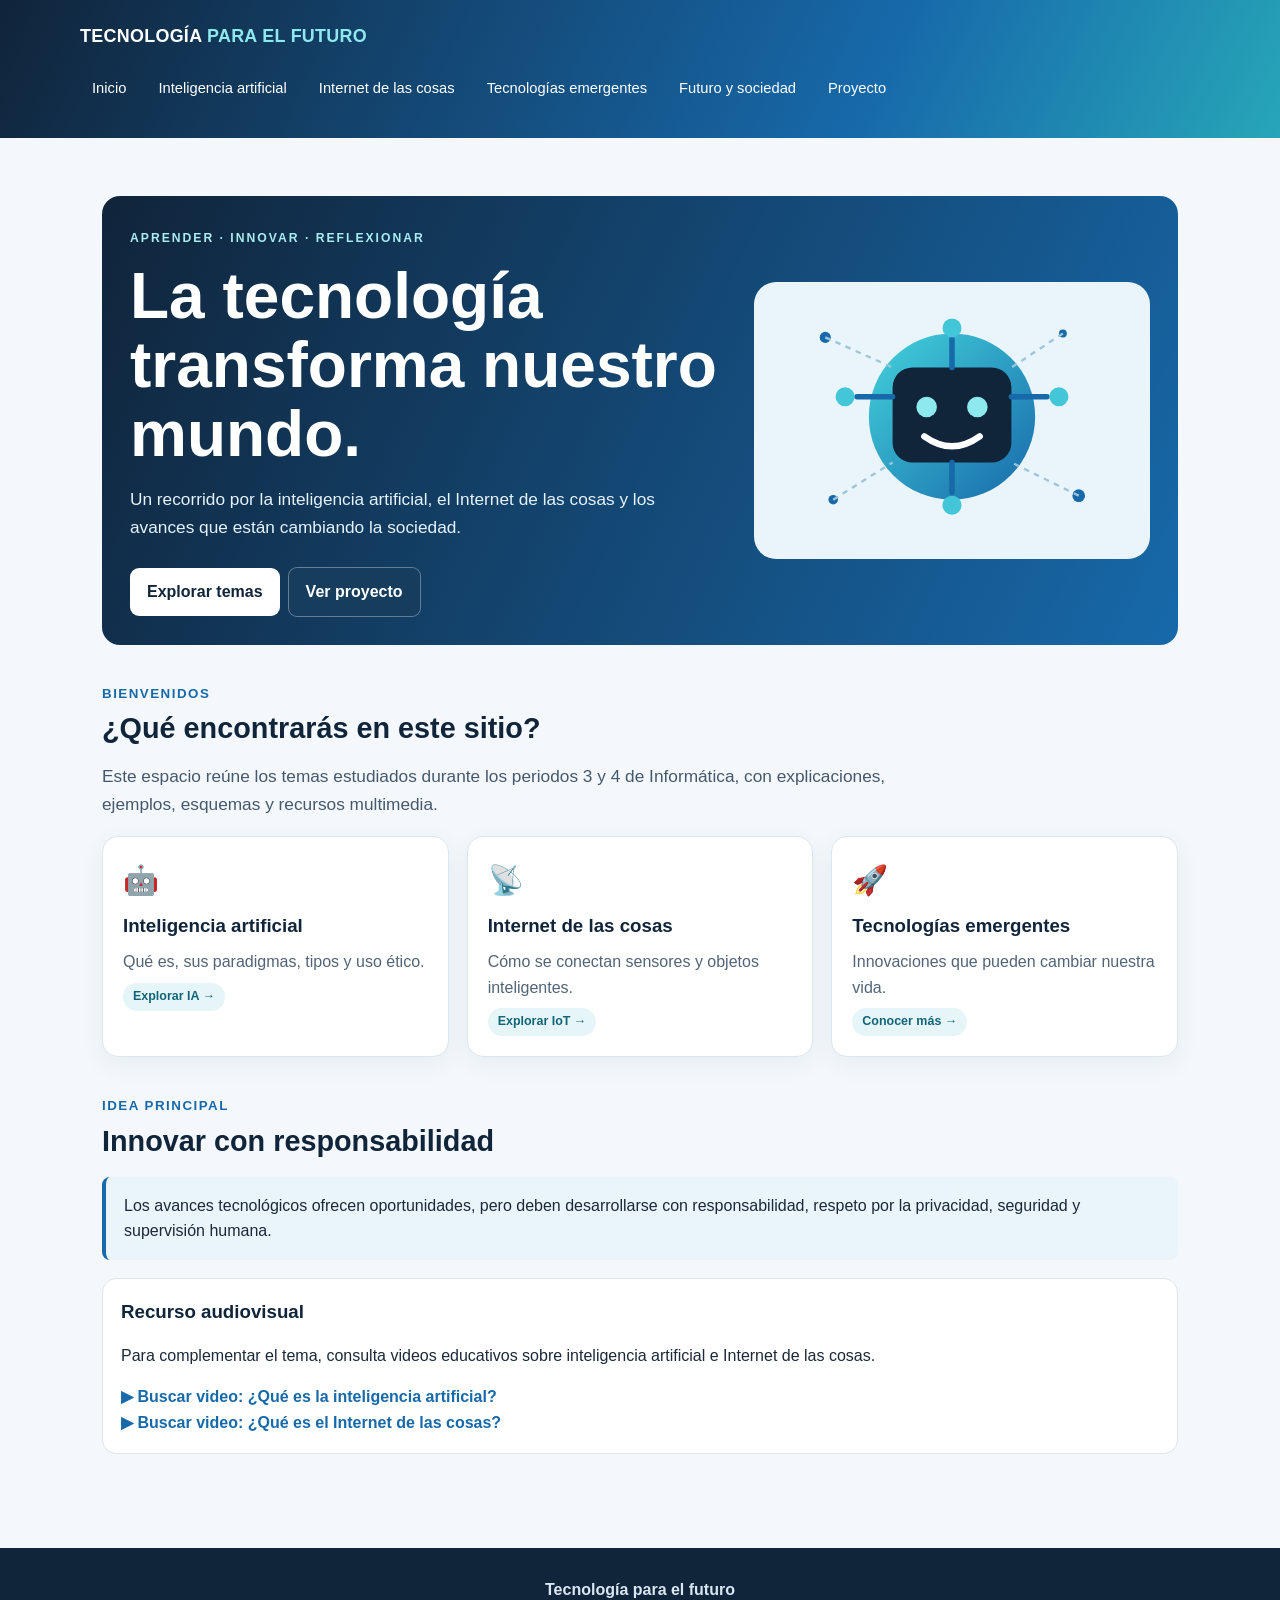
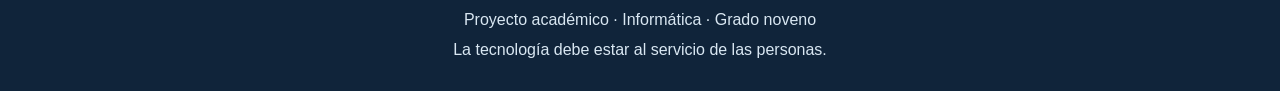
<file: index.html>
<!doctype html><html lang="es"><head><meta charset="utf-8"><meta name="viewport" content="width=device-width, initial-scale=1"><title>Tecnología para el futuro</title><link rel="stylesheet" href="assets/style.css"></head><body><header><div class="top"><a class="brand" href="index.html" style="color:white">TECNOLOGÍA <span>PARA EL FUTURO</span></a><nav><a href="index.html">Inicio</a><a href="inteligencia-artificial.html">Inteligencia artificial</a><a href="iot.html">Internet de las cosas</a><a href="tecnologias.html">Tecnologías emergentes</a><a href="futuro.html">Futuro y sociedad</a><a href="proyecto.html">Proyecto</a></nav></div></header><main style="padding-top:24px"><div class="hero" style="margin:0 auto 28px;background:linear-gradient(115deg,#10243a,#1769aa);border-radius:18px;padding:28px;color:white"><div><span class="eyebrow">Aprender · Innovar · Reflexionar</span><h1>La tecnología transforma nuestro mundo.</h1><p>Un recorrido por la inteligencia artificial, el Internet de las cosas y los avances que están cambiando la sociedad.</p><a class="btn" href="inteligencia-artificial.html">Explorar temas</a><a class="btn secondary" href="proyecto.html">Ver proyecto</a></div><img class="hero-art" src="assets/ia.svg" alt="Ilustración de un cerebro digital conectado"></div><div class="section-head"><small>Bienvenidos</small><h2>¿Qué encontrarás en este sitio?</h2><p class="lead">Este espacio reúne los temas estudiados durante los periodos 3 y 4 de Informática, con explicaciones, ejemplos, esquemas y recursos multimedia.</p></div><div class="grid"><a class="card" href="inteligencia-artificial.html"><div class="icon">🤖</div><h3>Inteligencia artificial</h3><p>Qué es, sus paradigmas, tipos y uso ético.</p><span class="pill">Explorar IA →</span></a><a class="card" href="iot.html"><div class="icon">📡</div><h3>Internet de las cosas</h3><p>Cómo se conectan sensores y objetos inteligentes.</p><span class="pill">Explorar IoT →</span></a><a class="card" href="tecnologias.html"><div class="icon">🚀</div><h3>Tecnologías emergentes</h3><p>Innovaciones que pueden cambiar nuestra vida.</p><span class="pill">Conocer más →</span></a></div><div class="section-head"><small>Idea principal</small><h2>Innovar con responsabilidad</h2></div><div class="callout">Los avances tecnológicos ofrecen oportunidades, pero deben desarrollarse con responsabilidad, respeto por la privacidad, seguridad y supervisión humana.</div><div class="video"><h3>Recurso audiovisual</h3><p>Para complementar el tema, consulta videos educativos sobre inteligencia artificial e Internet de las cosas.</p><a href="https://www.youtube.com/results?search_query=inteligencia+artificial+explicacion+para+estudiantes" target="_blank" rel="noopener">▶ Buscar video: ¿Qué es la inteligencia artificial?</a><br><a href="https://www.youtube.com/results?search_query=internet+de+las+cosas+explicacion+para+estudiantes" target="_blank" rel="noopener">▶ Buscar video: ¿Qué es el Internet de las cosas?</a></div></main><footer><p><strong>Tecnología para el futuro</strong></p><p>Proyecto académico · Informática · Grado noveno</p><p>La tecnología debe estar al servicio de las personas.</p></footer></body></html>
</file>
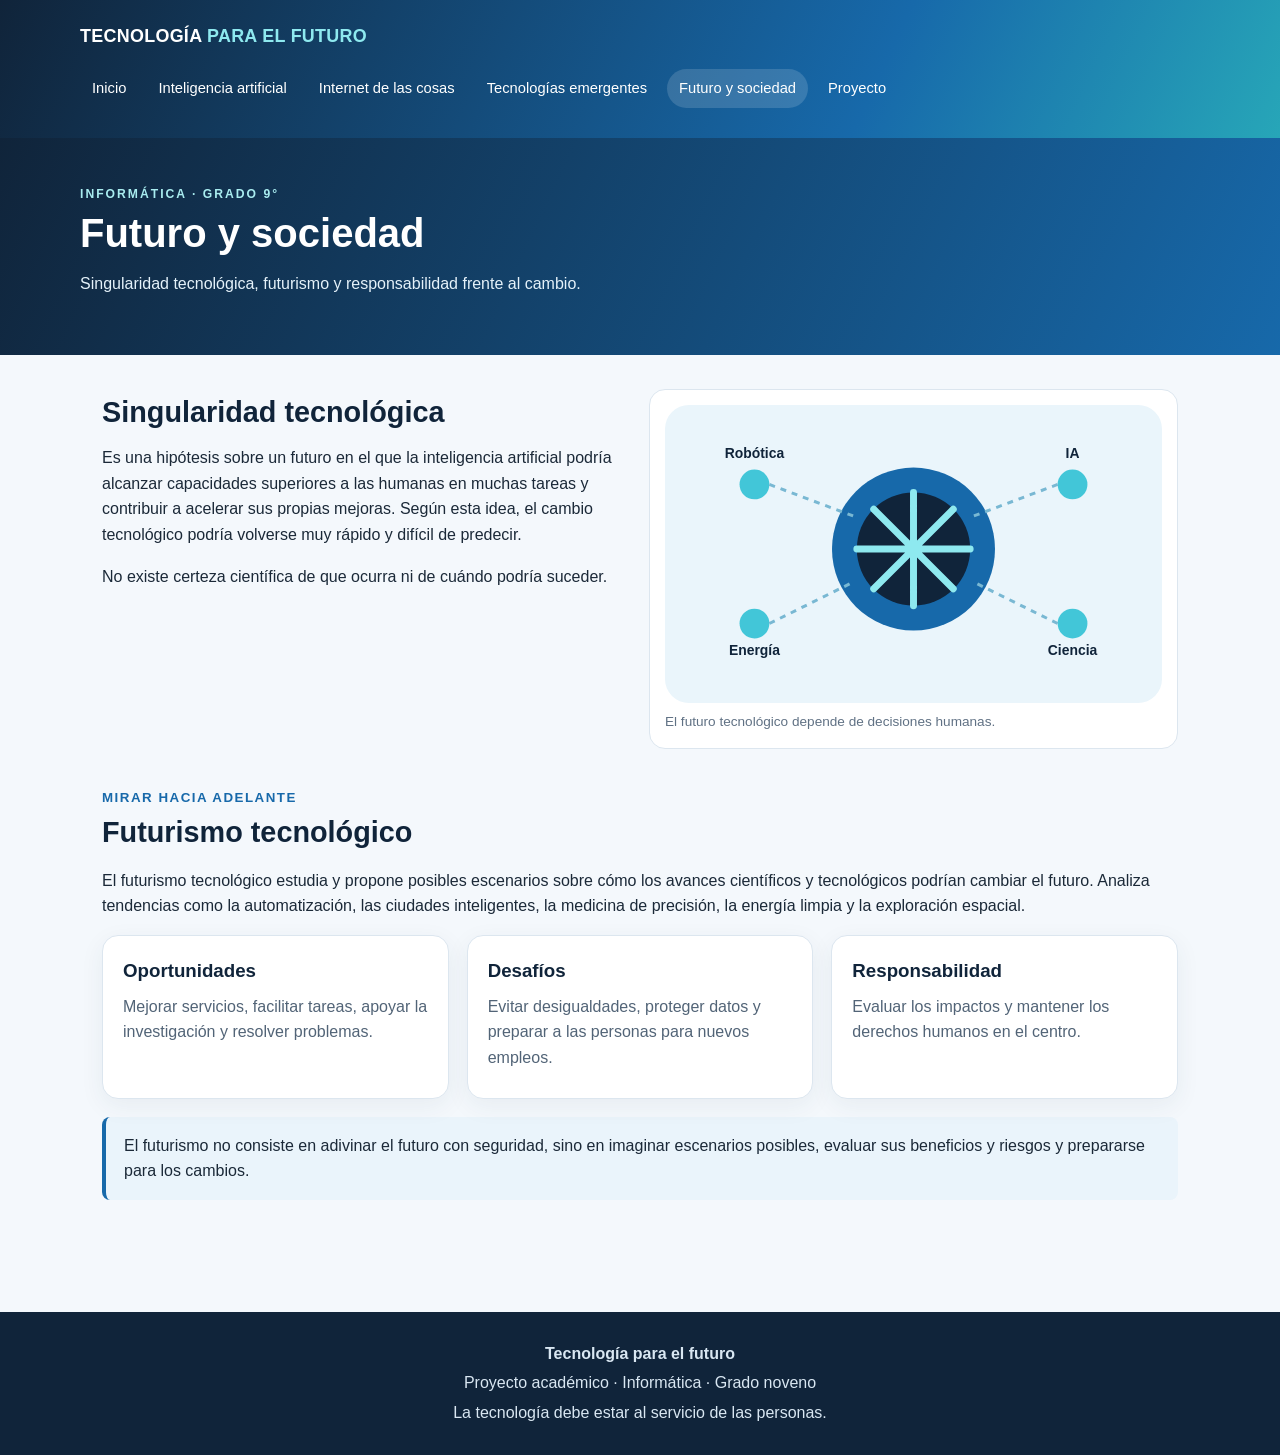
<file: futuro.html>
<!doctype html><html lang="es"><head><meta charset="utf-8"><meta name="viewport" content="width=device-width, initial-scale=1"><meta name="description" content="Singularidad tecnológica, futurismo y responsabilidad frente al cambio."><title>Futuro y sociedad | Tecnología para el futuro</title><link rel="stylesheet" href="assets/style.css"></head><body><header><div class="top"><a class="brand" href="index.html" style="color:white">TECNOLOGÍA <span>PARA EL FUTURO</span></a><nav><a href="index.html">Inicio</a><a href="inteligencia-artificial.html">Inteligencia artificial</a><a href="iot.html">Internet de las cosas</a><a href="tecnologias.html">Tecnologías emergentes</a><a class="active" href="futuro.html">Futuro y sociedad</a><a href="proyecto.html">Proyecto</a></nav></div></header><section class="page-title"><div><span class="eyebrow">Informática · Grado 9°</span><h1>Futuro y sociedad</h1><p>Singularidad tecnológica, futurismo y responsabilidad frente al cambio.</p></div></section><main><div class="grid two"><div><h2>Singularidad tecnológica</h2><p>Es una hipótesis sobre un futuro en el que la inteligencia artificial podría alcanzar capacidades superiores a las humanas en muchas tareas y contribuir a acelerar sus propias mejoras. Según esta idea, el cambio tecnológico podría volverse muy rápido y difícil de predecir.</p><p>No existe certeza científica de que ocurra ni de cuándo podría suceder.</p></div><figure><img src="assets/futuro.svg" alt="Ilustración de tecnologías del futuro"><figcaption>El futuro tecnológico depende de decisiones humanas.</figcaption></figure></div><div class="section-head"><small>Mirar hacia adelante</small><h2>Futurismo tecnológico</h2></div><p>El futurismo tecnológico estudia y propone posibles escenarios sobre cómo los avances científicos y tecnológicos podrían cambiar el futuro. Analiza tendencias como la automatización, las ciudades inteligentes, la medicina de precisión, la energía limpia y la exploración espacial.</p><div class="grid"><div class="card"><h3>Oportunidades</h3><p>Mejorar servicios, facilitar tareas, apoyar la investigación y resolver problemas.</p></div><div class="card"><h3>Desafíos</h3><p>Evitar desigualdades, proteger datos y preparar a las personas para nuevos empleos.</p></div><div class="card"><h3>Responsabilidad</h3><p>Evaluar los impactos y mantener los derechos humanos en el centro.</p></div></div><div class="callout">El futurismo no consiste en adivinar el futuro con seguridad, sino en imaginar escenarios posibles, evaluar sus beneficios y riesgos y prepararse para los cambios.</div></main><footer><p><strong>Tecnología para el futuro</strong></p><p>Proyecto académico · Informática · Grado noveno</p><p>La tecnología debe estar al servicio de las personas.</p></footer></body></html>
</file>
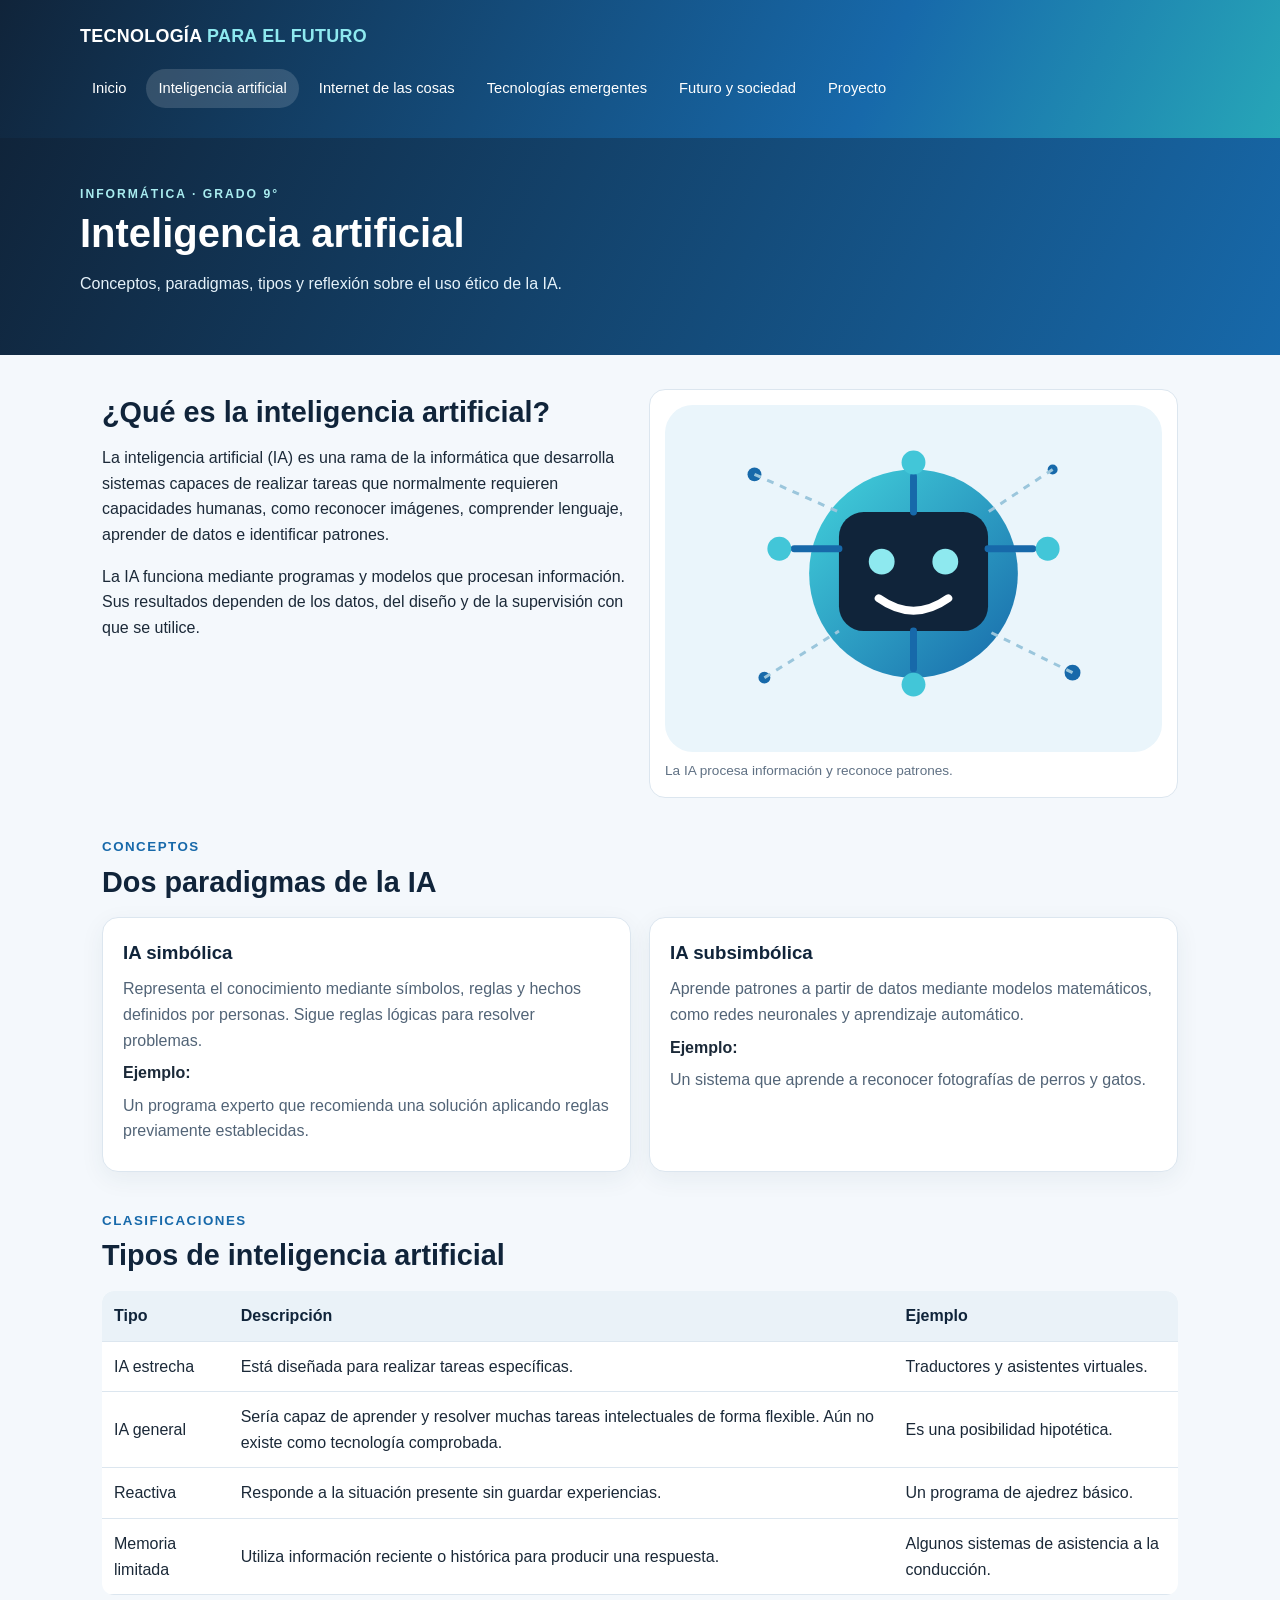
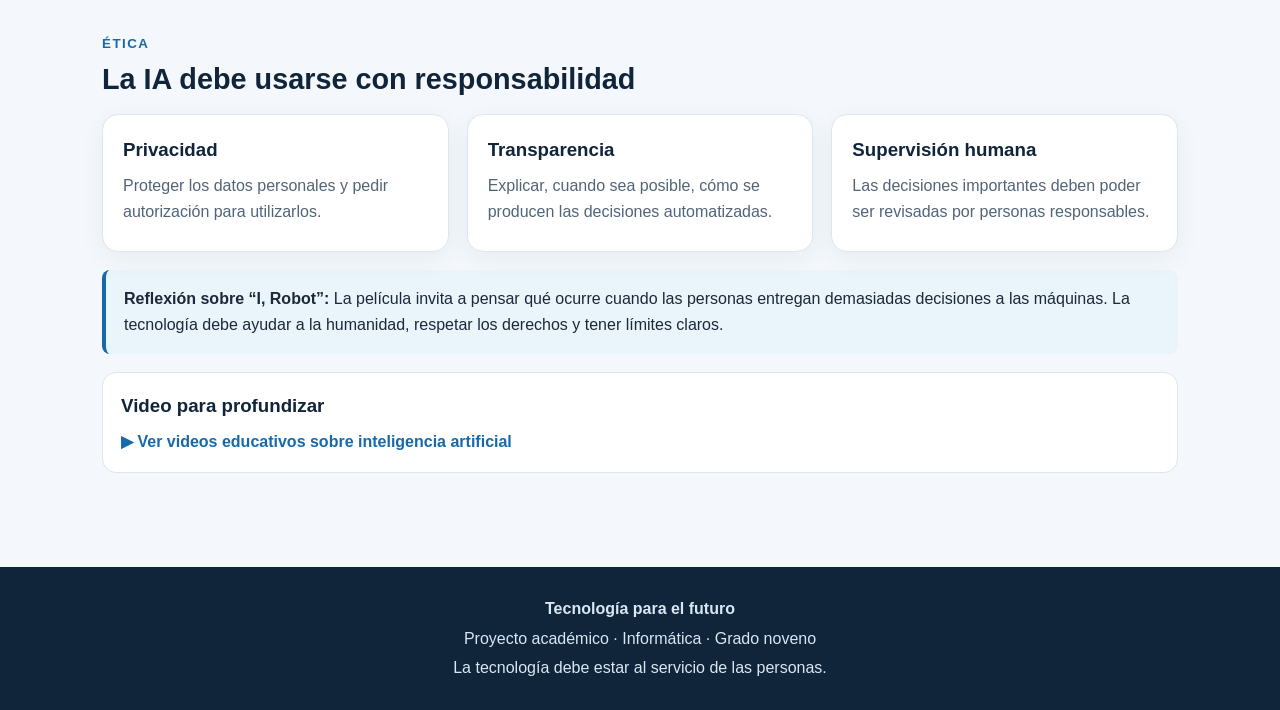
<file: inteligencia-artificial.html>
<!doctype html><html lang="es"><head><meta charset="utf-8"><meta name="viewport" content="width=device-width, initial-scale=1"><meta name="description" content="Conceptos, paradigmas, tipos y reflexión sobre el uso ético de la IA."><title>Inteligencia artificial | Tecnología para el futuro</title><link rel="stylesheet" href="assets/style.css"></head><body><header><div class="top"><a class="brand" href="index.html" style="color:white">TECNOLOGÍA <span>PARA EL FUTURO</span></a><nav><a href="index.html">Inicio</a><a class="active" href="inteligencia-artificial.html">Inteligencia artificial</a><a href="iot.html">Internet de las cosas</a><a href="tecnologias.html">Tecnologías emergentes</a><a href="futuro.html">Futuro y sociedad</a><a href="proyecto.html">Proyecto</a></nav></div></header><section class="page-title"><div><span class="eyebrow">Informática · Grado 9°</span><h1>Inteligencia artificial</h1><p>Conceptos, paradigmas, tipos y reflexión sobre el uso ético de la IA.</p></div></section><main><div class="grid two"><div><h2>¿Qué es la inteligencia artificial?</h2><p>La inteligencia artificial (IA) es una rama de la informática que desarrolla sistemas capaces de realizar tareas que normalmente requieren capacidades humanas, como reconocer imágenes, comprender lenguaje, aprender de datos e identificar patrones.</p><p>La IA funciona mediante programas y modelos que procesan información. Sus resultados dependen de los datos, del diseño y de la supervisión con que se utilice.</p></div><figure><img src="assets/ia.svg" alt="Ilustración de inteligencia artificial"><figcaption>La IA procesa información y reconoce patrones.</figcaption></figure></div><div class="section-head"><small>Conceptos</small><h2>Dos paradigmas de la IA</h2></div><div class="grid two"><article class="card"><h3>IA simbólica</h3><p>Representa el conocimiento mediante símbolos, reglas y hechos definidos por personas. Sigue reglas lógicas para resolver problemas.</p><b>Ejemplo:</b><p>Un programa experto que recomienda una solución aplicando reglas previamente establecidas.</p></article><article class="card"><h3>IA subsimbólica</h3><p>Aprende patrones a partir de datos mediante modelos matemáticos, como redes neuronales y aprendizaje automático.</p><b>Ejemplo:</b><p>Un sistema que aprende a reconocer fotografías de perros y gatos.</p></article></div><div class="section-head"><small>Clasificaciones</small><h2>Tipos de inteligencia artificial</h2></div><table><tr><th>Tipo</th><th>Descripción</th><th>Ejemplo</th></tr><tr><td>IA estrecha</td><td>Está diseñada para realizar tareas específicas.</td><td>Traductores y asistentes virtuales.</td></tr><tr><td>IA general</td><td>Sería capaz de aprender y resolver muchas tareas intelectuales de forma flexible. Aún no existe como tecnología comprobada.</td><td>Es una posibilidad hipotética.</td></tr><tr><td>Reactiva</td><td>Responde a la situación presente sin guardar experiencias.</td><td>Un programa de ajedrez básico.</td></tr><tr><td>Memoria limitada</td><td>Utiliza información reciente o histórica para producir una respuesta.</td><td>Algunos sistemas de asistencia a la conducción.</td></tr></table><div class="section-head"><small>Ética</small><h2>La IA debe usarse con responsabilidad</h2></div><div class="grid"><div class="card"><h3>Privacidad</h3><p>Proteger los datos personales y pedir autorización para utilizarlos.</p></div><div class="card"><h3>Transparencia</h3><p>Explicar, cuando sea posible, cómo se producen las decisiones automatizadas.</p></div><div class="card"><h3>Supervisión humana</h3><p>Las decisiones importantes deben poder ser revisadas por personas responsables.</p></div></div><div class="callout"><b>Reflexión sobre “I, Robot”:</b> La película invita a pensar qué ocurre cuando las personas entregan demasiadas decisiones a las máquinas. La tecnología debe ayudar a la humanidad, respetar los derechos y tener límites claros.</div><div class="video"><h3>Video para profundizar</h3><a target="_blank" rel="noopener" href="https://www.youtube.com/results?search_query=que+es+la+inteligencia+artificial+explicacion+educativa">▶ Ver videos educativos sobre inteligencia artificial</a></div></main><footer><p><strong>Tecnología para el futuro</strong></p><p>Proyecto académico · Informática · Grado noveno</p><p>La tecnología debe estar al servicio de las personas.</p></footer></body></html>
</file>
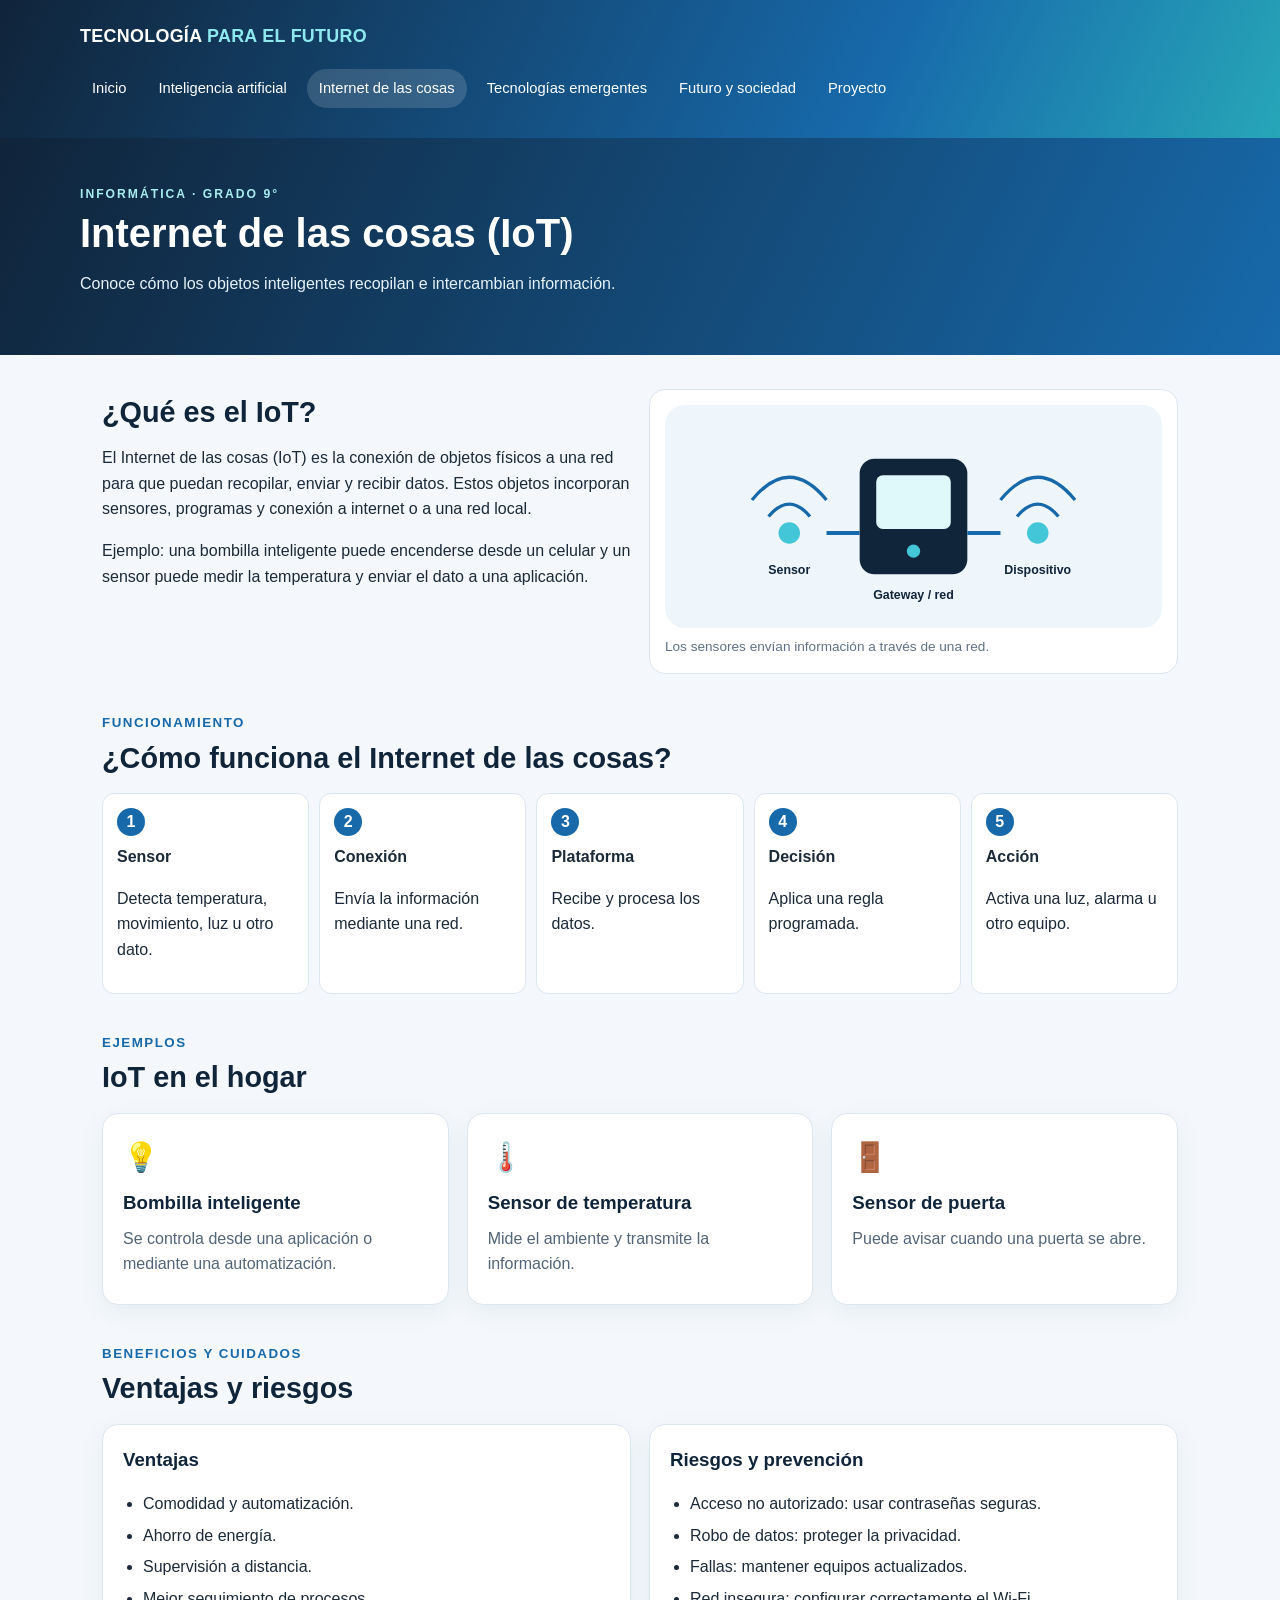
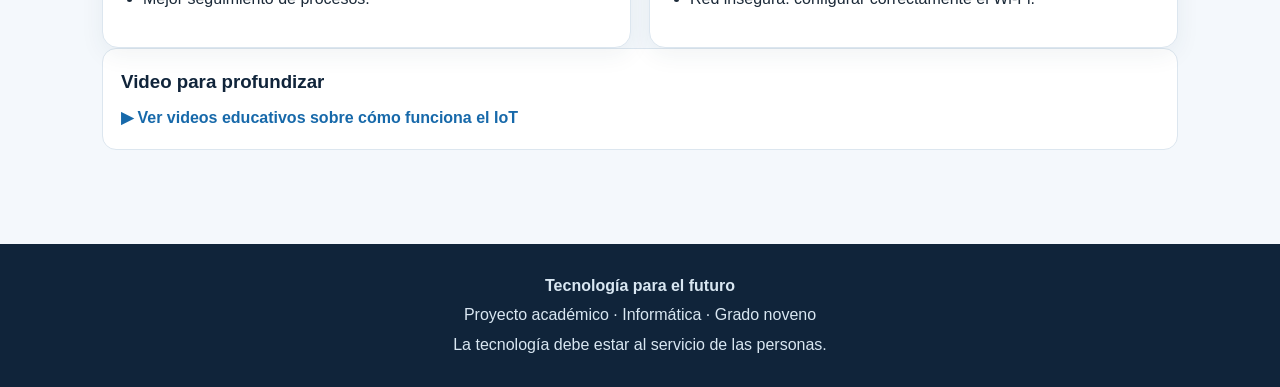
<file: iot.html>
<!doctype html><html lang="es"><head><meta charset="utf-8"><meta name="viewport" content="width=device-width, initial-scale=1"><meta name="description" content="Conoce cómo los objetos inteligentes recopilan e intercambian información."><title>Internet de las cosas (IoT) | Tecnología para el futuro</title><link rel="stylesheet" href="assets/style.css"></head><body><header><div class="top"><a class="brand" href="index.html" style="color:white">TECNOLOGÍA <span>PARA EL FUTURO</span></a><nav><a href="index.html">Inicio</a><a href="inteligencia-artificial.html">Inteligencia artificial</a><a class="active" href="iot.html">Internet de las cosas</a><a href="tecnologias.html">Tecnologías emergentes</a><a href="futuro.html">Futuro y sociedad</a><a href="proyecto.html">Proyecto</a></nav></div></header><section class="page-title"><div><span class="eyebrow">Informática · Grado 9°</span><h1>Internet de las cosas (IoT)</h1><p>Conoce cómo los objetos inteligentes recopilan e intercambian información.</p></div></section><main><div class="grid two"><div><h2>¿Qué es el IoT?</h2><p>El Internet de las cosas (IoT) es la conexión de objetos físicos a una red para que puedan recopilar, enviar y recibir datos. Estos objetos incorporan sensores, programas y conexión a internet o a una red local.</p><p>Ejemplo: una bombilla inteligente puede encenderse desde un celular y un sensor puede medir la temperatura y enviar el dato a una aplicación.</p></div><figure><img src="assets/iot.svg" alt="Sensor, red y dispositivo conectado"><figcaption>Los sensores envían información a través de una red.</figcaption></figure></div><div class="section-head"><small>Funcionamiento</small><h2>¿Cómo funciona el Internet de las cosas?</h2></div><div class="steps"><div class="step"><b>Sensor</b><p>Detecta temperatura, movimiento, luz u otro dato.</p></div><div class="step"><b>Conexión</b><p>Envía la información mediante una red.</p></div><div class="step"><b>Plataforma</b><p>Recibe y procesa los datos.</p></div><div class="step"><b>Decisión</b><p>Aplica una regla programada.</p></div><div class="step"><b>Acción</b><p>Activa una luz, alarma u otro equipo.</p></div></div><div class="section-head"><small>Ejemplos</small><h2>IoT en el hogar</h2></div><div class="grid"><div class="card"><div class="icon">💡</div><h3>Bombilla inteligente</h3><p>Se controla desde una aplicación o mediante una automatización.</p></div><div class="card"><div class="icon">🌡️</div><h3>Sensor de temperatura</h3><p>Mide el ambiente y transmite la información.</p></div><div class="card"><div class="icon">🚪</div><h3>Sensor de puerta</h3><p>Puede avisar cuando una puerta se abre.</p></div></div><div class="section-head"><small>Beneficios y cuidados</small><h2>Ventajas y riesgos</h2></div><div class="grid two"><div class="card"><h3>Ventajas</h3><ul><li>Comodidad y automatización.</li><li>Ahorro de energía.</li><li>Supervisión a distancia.</li><li>Mejor seguimiento de procesos.</li></ul></div><div class="card"><h3>Riesgos y prevención</h3><ul><li>Acceso no autorizado: usar contraseñas seguras.</li><li>Robo de datos: proteger la privacidad.</li><li>Fallas: mantener equipos actualizados.</li><li>Red insegura: configurar correctamente el Wi-Fi.</li></ul></div></div><div class="video"><h3>Video para profundizar</h3><a target="_blank" rel="noopener" href="https://www.youtube.com/results?search_query=internet+de+las+cosas+como+funciona+explicacion">▶ Ver videos educativos sobre cómo funciona el IoT</a></div></main><footer><p><strong>Tecnología para el futuro</strong></p><p>Proyecto académico · Informática · Grado noveno</p><p>La tecnología debe estar al servicio de las personas.</p></footer></body></html>
</file>
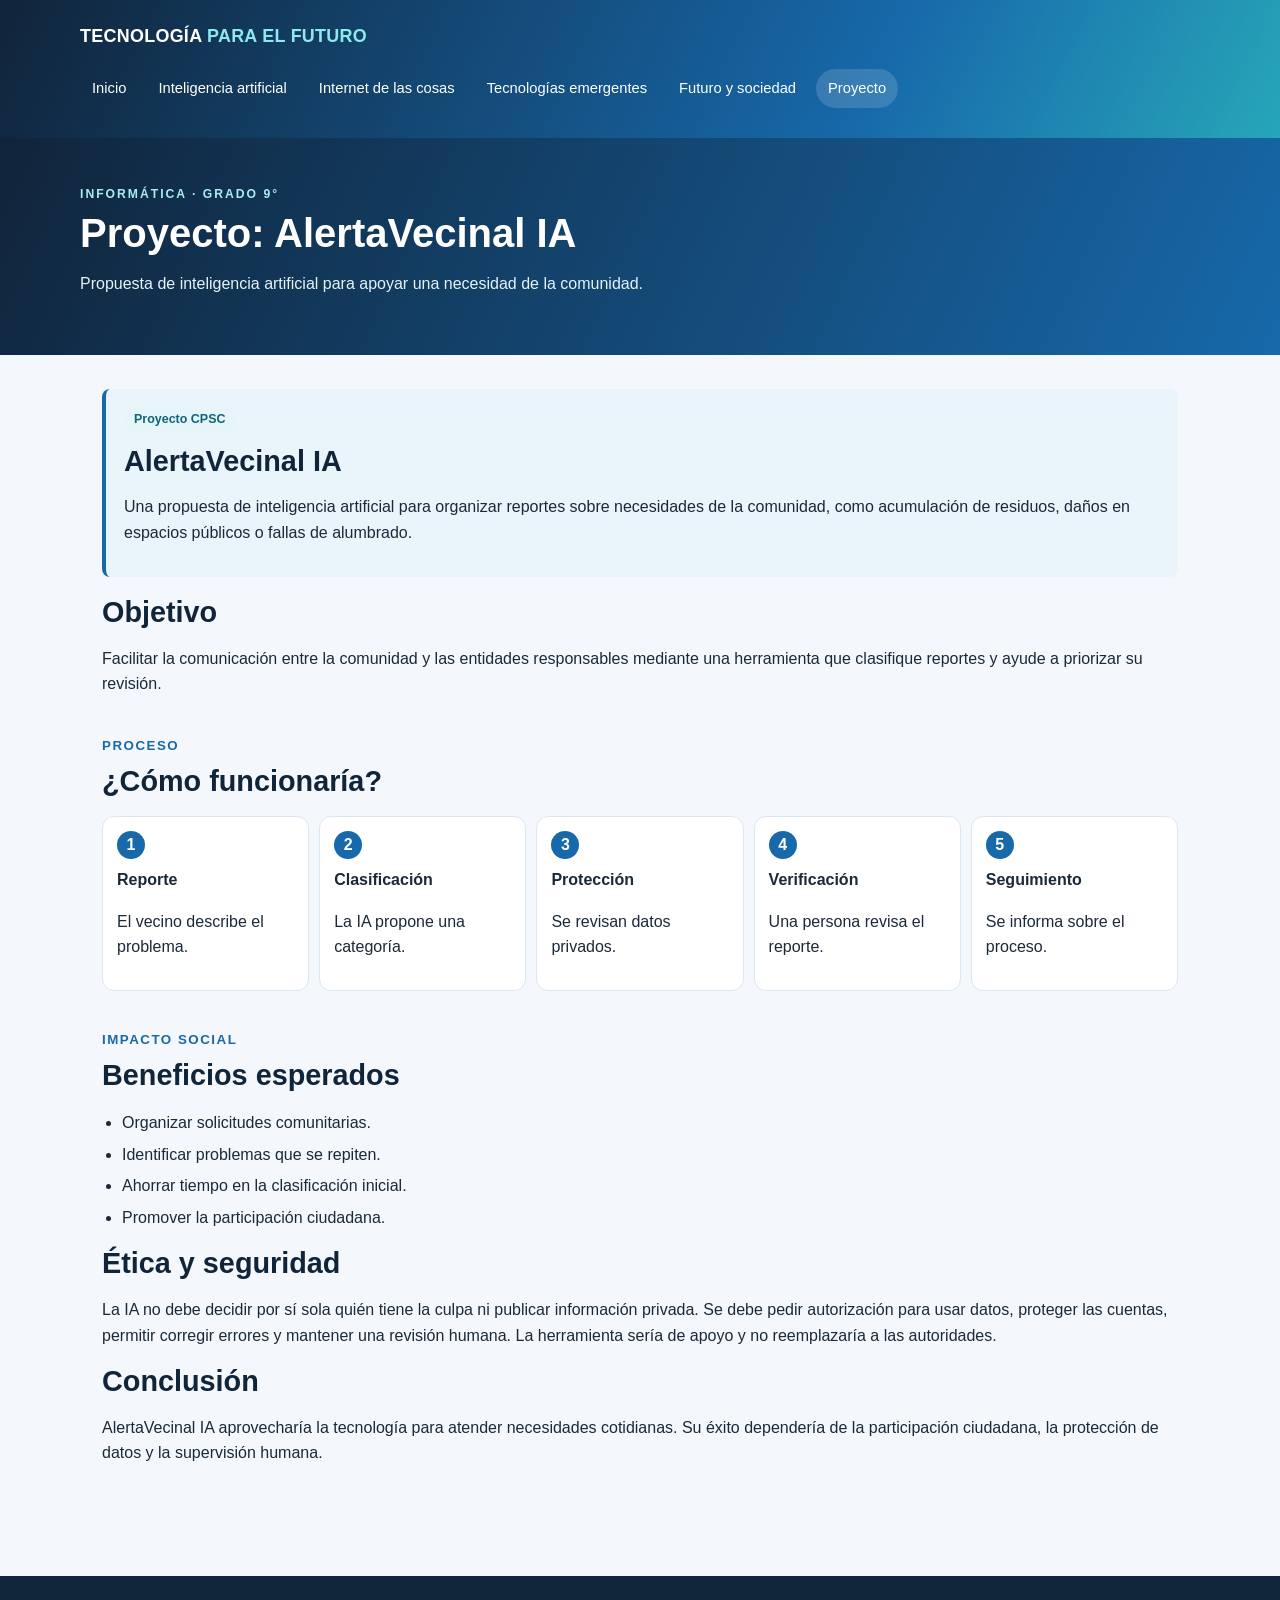
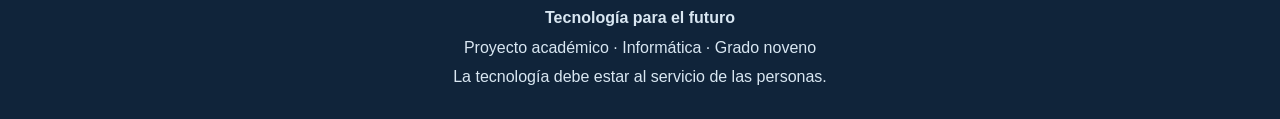
<file: proyecto.html>
<!doctype html><html lang="es"><head><meta charset="utf-8"><meta name="viewport" content="width=device-width, initial-scale=1"><meta name="description" content="Propuesta de inteligencia artificial para apoyar una necesidad de la comunidad."><title>Proyecto: AlertaVecinal IA | Tecnología para el futuro</title><link rel="stylesheet" href="assets/style.css"></head><body><header><div class="top"><a class="brand" href="index.html" style="color:white">TECNOLOGÍA <span>PARA EL FUTURO</span></a><nav><a href="index.html">Inicio</a><a href="inteligencia-artificial.html">Inteligencia artificial</a><a href="iot.html">Internet de las cosas</a><a href="tecnologias.html">Tecnologías emergentes</a><a href="futuro.html">Futuro y sociedad</a><a class="active" href="proyecto.html">Proyecto</a></nav></div></header><section class="page-title"><div><span class="eyebrow">Informática · Grado 9°</span><h1>Proyecto: AlertaVecinal IA</h1><p>Propuesta de inteligencia artificial para apoyar una necesidad de la comunidad.</p></div></section><main><div class="callout"><span class="pill">Proyecto CPSC</span><h2 style="margin-top:10px">AlertaVecinal IA</h2><p>Una propuesta de inteligencia artificial para organizar reportes sobre necesidades de la comunidad, como acumulación de residuos, daños en espacios públicos o fallas de alumbrado.</p></div><h2>Objetivo</h2><p>Facilitar la comunicación entre la comunidad y las entidades responsables mediante una herramienta que clasifique reportes y ayude a priorizar su revisión.</p><div class="section-head"><small>Proceso</small><h2>¿Cómo funcionaría?</h2></div><div class="steps"><div class="step"><b>Reporte</b><p>El vecino describe el problema.</p></div><div class="step"><b>Clasificación</b><p>La IA propone una categoría.</p></div><div class="step"><b>Protección</b><p>Se revisan datos privados.</p></div><div class="step"><b>Verificación</b><p>Una persona revisa el reporte.</p></div><div class="step"><b>Seguimiento</b><p>Se informa sobre el proceso.</p></div></div><div class="section-head"><small>Impacto social</small><h2>Beneficios esperados</h2></div><ul><li>Organizar solicitudes comunitarias.</li><li>Identificar problemas que se repiten.</li><li>Ahorrar tiempo en la clasificación inicial.</li><li>Promover la participación ciudadana.</li></ul><h2>Ética y seguridad</h2><p>La IA no debe decidir por sí sola quién tiene la culpa ni publicar información privada. Se debe pedir autorización para usar datos, proteger las cuentas, permitir corregir errores y mantener una revisión humana. La herramienta sería de apoyo y no reemplazaría a las autoridades.</p><h2>Conclusión</h2><p>AlertaVecinal IA aprovecharía la tecnología para atender necesidades cotidianas. Su éxito dependería de la participación ciudadana, la protección de datos y la supervisión humana.</p></main><footer><p><strong>Tecnología para el futuro</strong></p><p>Proyecto académico · Informática · Grado noveno</p><p>La tecnología debe estar al servicio de las personas.</p></footer></body></html>
</file>
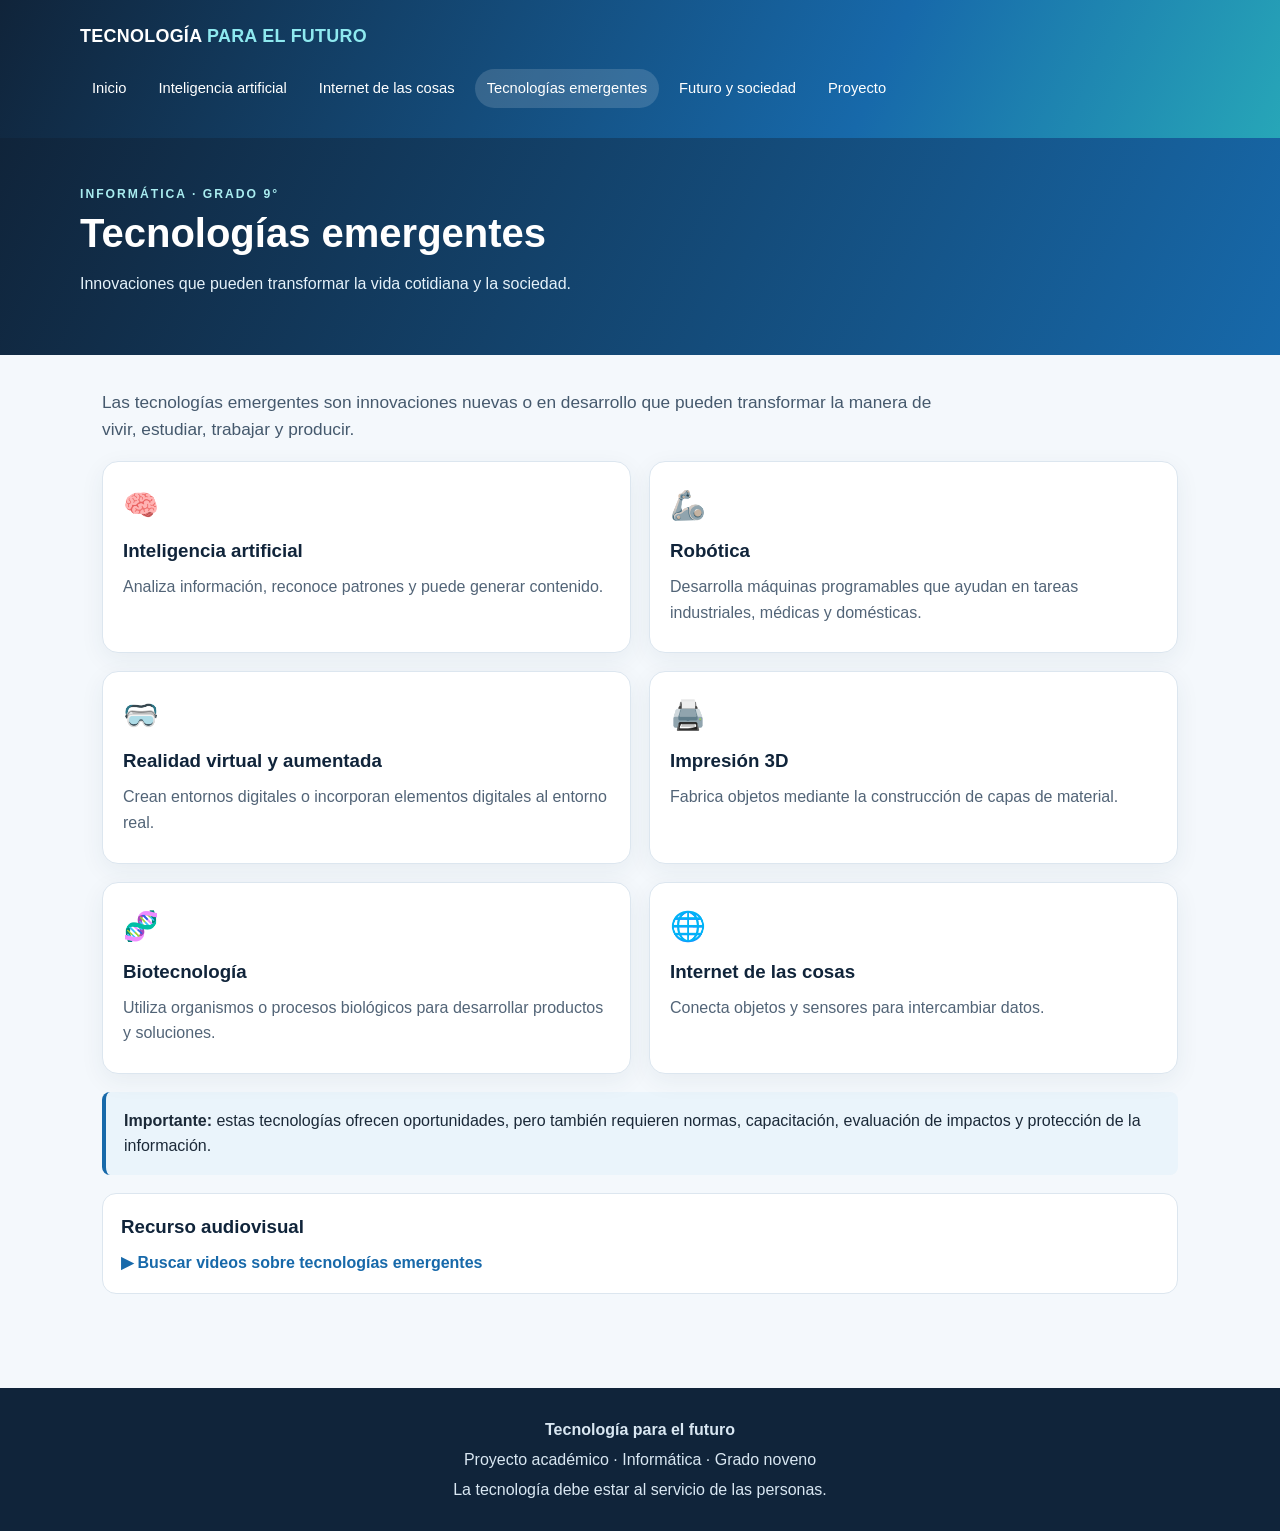
<file: tecnologias.html>
<!doctype html><html lang="es"><head><meta charset="utf-8"><meta name="viewport" content="width=device-width, initial-scale=1"><meta name="description" content="Innovaciones que pueden transformar la vida cotidiana y la sociedad."><title>Tecnologías emergentes | Tecnología para el futuro</title><link rel="stylesheet" href="assets/style.css"></head><body><header><div class="top"><a class="brand" href="index.html" style="color:white">TECNOLOGÍA <span>PARA EL FUTURO</span></a><nav><a href="index.html">Inicio</a><a href="inteligencia-artificial.html">Inteligencia artificial</a><a href="iot.html">Internet de las cosas</a><a class="active" href="tecnologias.html">Tecnologías emergentes</a><a href="futuro.html">Futuro y sociedad</a><a href="proyecto.html">Proyecto</a></nav></div></header><section class="page-title"><div><span class="eyebrow">Informática · Grado 9°</span><h1>Tecnologías emergentes</h1><p>Innovaciones que pueden transformar la vida cotidiana y la sociedad.</p></div></section><main><p class="lead">Las tecnologías emergentes son innovaciones nuevas o en desarrollo que pueden transformar la manera de vivir, estudiar, trabajar y producir.</p><div class="grid two"><article class="card"><div class="icon">🧠</div><h3>Inteligencia artificial</h3><p>Analiza información, reconoce patrones y puede generar contenido.</p></article><article class="card"><div class="icon">🦾</div><h3>Robótica</h3><p>Desarrolla máquinas programables que ayudan en tareas industriales, médicas y domésticas.</p></article><article class="card"><div class="icon">🥽</div><h3>Realidad virtual y aumentada</h3><p>Crean entornos digitales o incorporan elementos digitales al entorno real.</p></article><article class="card"><div class="icon">🖨️</div><h3>Impresión 3D</h3><p>Fabrica objetos mediante la construcción de capas de material.</p></article><article class="card"><div class="icon">🧬</div><h3>Biotecnología</h3><p>Utiliza organismos o procesos biológicos para desarrollar productos y soluciones.</p></article><article class="card"><div class="icon">🌐</div><h3>Internet de las cosas</h3><p>Conecta objetos y sensores para intercambiar datos.</p></article></div><div class="callout"><b>Importante:</b> estas tecnologías ofrecen oportunidades, pero también requieren normas, capacitación, evaluación de impactos y protección de la información.</div><div class="video"><h3>Recurso audiovisual</h3><a target="_blank" rel="noopener" href="https://www.youtube.com/results?search_query=tecnologias+emergentes+explicacion+educativa">▶ Buscar videos sobre tecnologías emergentes</a></div></main><footer><p><strong>Tecnología para el futuro</strong></p><p>Proyecto académico · Informática · Grado noveno</p><p>La tecnología debe estar al servicio de las personas.</p></footer></body></html>
</file>
<file: assets/style.css>
:root{--navy:#10243a;--blue:#1769aa;--cyan:#42c6d8;--ink:#1b2938;--muted:#607184;--paper:#f4f8fc;--white:#fff;--line:#dce6ef;--green:#2e9875}
*{box-sizing:border-box}html{scroll-behavior:smooth}body{margin:0;font-family:Arial,Helvetica,sans-serif;color:var(--ink);background:var(--paper);line-height:1.6}
a{color:var(--blue);text-decoration:none}a:hover{text-decoration:underline}
header{background:linear-gradient(115deg,#10243a,#1769aa 68%,#27a6b8);color:white;padding:22px max(5vw,22px) 30px}
.top{max-width:1120px;margin:auto;display:flex;align-items:center;justify-content:space-between;gap:18px;flex-wrap:wrap}
.brand{font-size:1.12rem;font-weight:800;letter-spacing:.3px}.brand span{color:#8ee9ef}
nav{display:flex;gap:8px;flex-wrap:wrap}nav a{color:#fff;padding:8px 12px;border-radius:20px;font-size:.92rem}nav a:hover,nav a.active{background:#ffffff25;text-decoration:none}
.hero{max-width:1120px;margin:42px auto 0;display:grid;grid-template-columns:1.2fr .8fr;gap:30px;align-items:center}
.eyebrow{text-transform:uppercase;letter-spacing:2px;font-size:.76rem;color:#a9edf0;font-weight:bold}
h1{font-size:clamp(2.2rem,5vw,4rem);line-height:1.08;margin:12px 0 16px}
.hero p{max-width:650px;color:#e5f2fa;font-size:1.08rem}
.hero-art{width:100%;max-width:420px;justify-self:center}
.btn{display:inline-block;background:#fff;color:var(--navy);font-weight:bold;padding:11px 17px;border-radius:9px;margin:8px 8px 0 0}.btn.secondary{background:#163d5d;color:white;border:1px solid #ffffff55}
main{max-width:1120px;margin:34px auto;padding:0 22px 60px}
.section-head{margin:35px 0 18px}.section-head small{color:var(--blue);font-weight:bold;text-transform:uppercase;letter-spacing:1.5px}
h2{font-size:1.8rem;color:var(--navy);line-height:1.2;margin:6px 0 8px}h3{color:var(--navy);margin:0 0 8px}
.lead{font-size:1.08rem;color:#45596d;max-width:850px}
.grid{display:grid;grid-template-columns:repeat(3,1fr);gap:18px}.grid.two{grid-template-columns:repeat(2,1fr)}
.card{background:white;border:1px solid var(--line);border-radius:16px;padding:20px;box-shadow:0 7px 24px #183b5610}
.card p{margin:7px 0;color:#526477}.icon{font-size:1.8rem;margin-bottom:8px}
.pill{display:inline-block;background:#e6f5f7;color:#126579;border-radius:20px;padding:4px 10px;font-size:.78rem;font-weight:bold}
.callout{background:#eaf4fb;border-left:4px solid var(--blue);padding:16px 18px;border-radius:8px;margin:18px 0}
figure{margin:0;background:white;border:1px solid var(--line);border-radius:16px;padding:15px}figure img{display:block;width:100%;height:auto}figcaption{font-size:.85rem;color:var(--muted);margin-top:8px}
.steps{counter-reset:step;display:grid;grid-template-columns:repeat(5,1fr);gap:10px}.step{background:#fff;border:1px solid var(--line);border-radius:12px;padding:14px}.step:before{counter-increment:step;content:counter(step);display:grid;place-items:center;width:28px;height:28px;border-radius:50%;background:var(--blue);color:white;font-weight:bold;margin-bottom:8px}
ul{padding-left:20px}li{margin:6px 0}.video{border:1px solid var(--line);border-radius:14px;padding:18px;background:#fff}.video a{font-weight:bold}
footer{background:var(--navy);color:#d9e7f2;padding:25px max(5vw,22px);text-align:center}footer p{margin:4px}
.page-title{background:linear-gradient(115deg,#10243a,#1769aa);color:white;padding:42px max(5vw,22px)}.page-title>div{max-width:1120px;margin:auto}.page-title h1{font-size:2.5rem;margin:6px 0}.page-title p{color:#e5f2fa;max-width:780px}
table{width:100%;border-collapse:collapse;background:white;border-radius:12px;overflow:hidden}th,td{text-align:left;padding:12px;border-bottom:1px solid var(--line)}th{background:#eaf2f8;color:var(--navy)}
@media(max-width:800px){.hero{grid-template-columns:1fr;margin-top:25px}.hero-art{max-width:300px}.grid{grid-template-columns:1fr 1fr}.steps{grid-template-columns:1fr 1fr}}
@media(max-width:540px){.grid,.grid.two{grid-template-columns:1fr}.steps{grid-template-columns:1fr}nav a{font-size:.82rem;padding:7px 9px}}
</file>
